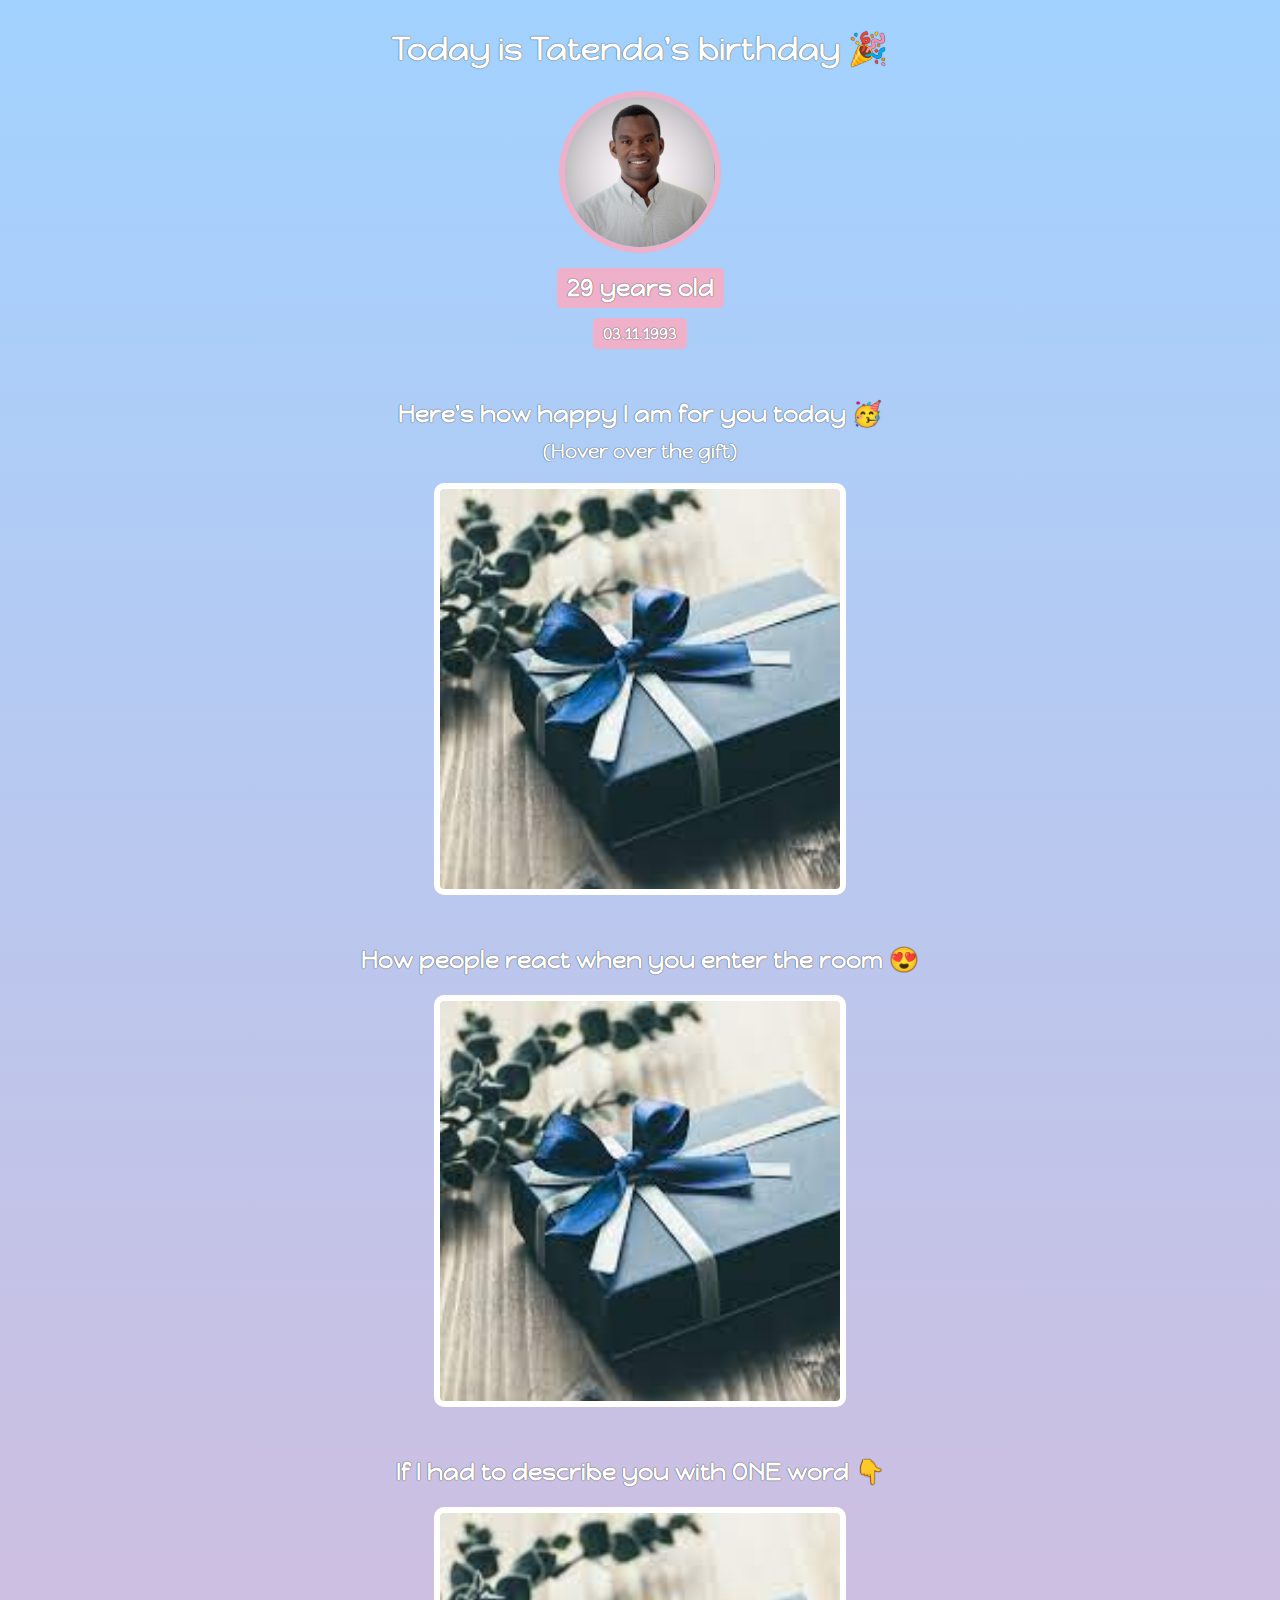
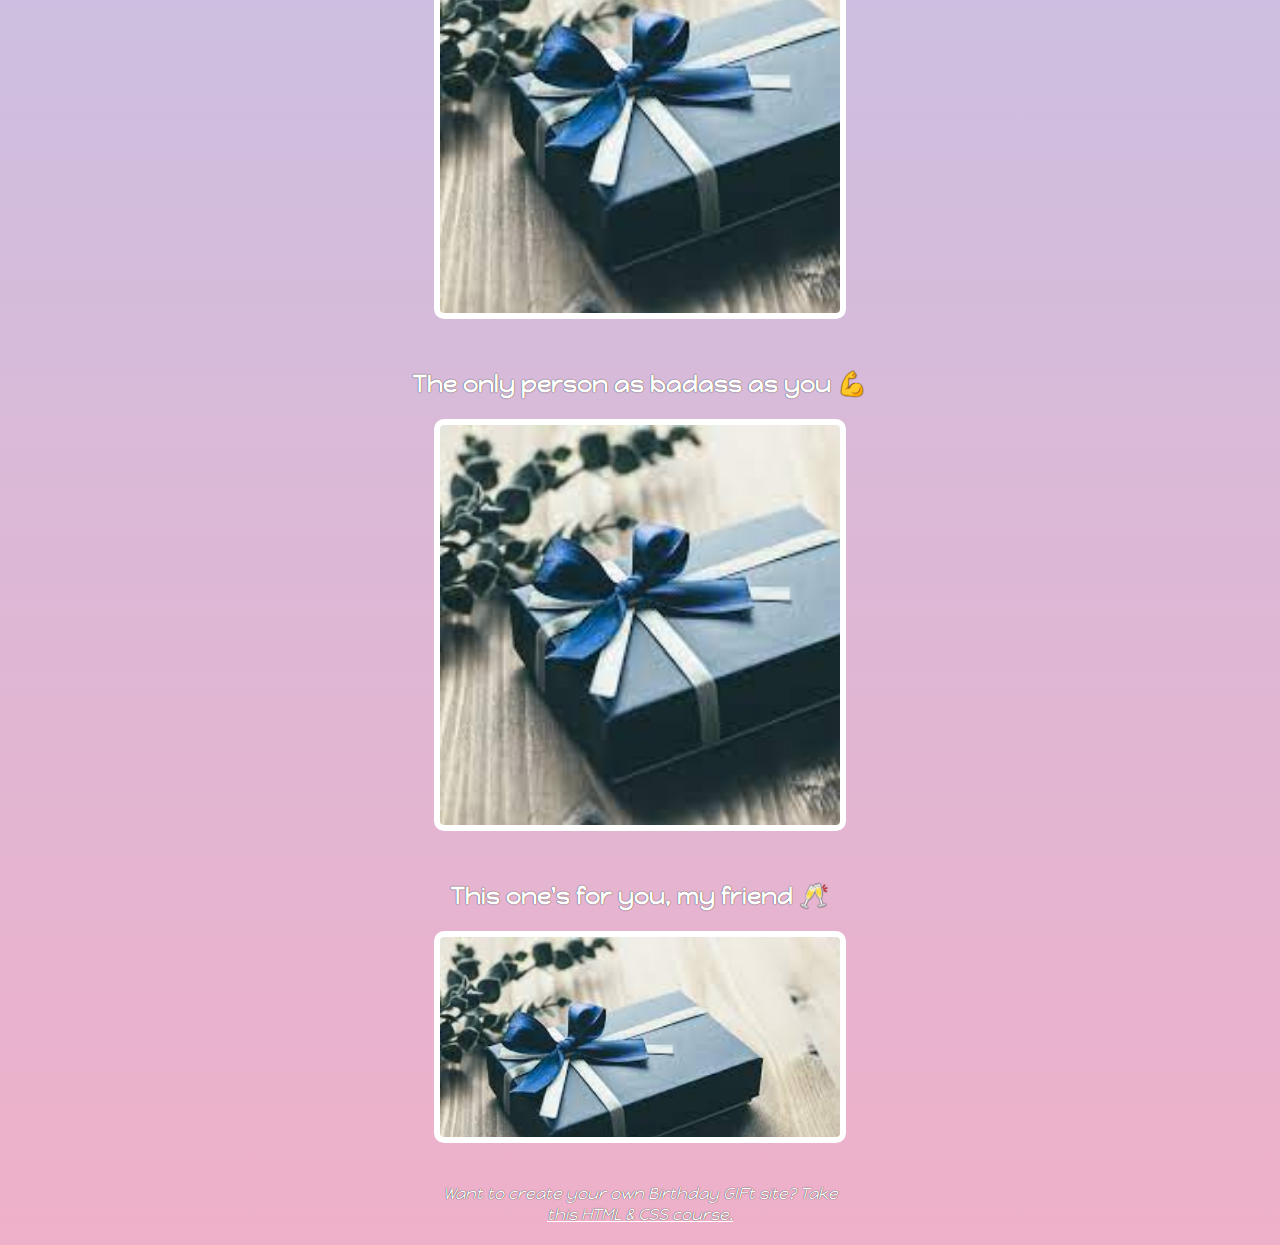
<file: birthday_gift_site/index.html>
<!DOCTYPE html>
<html>
    <head>
        <link rel="preconnect" href="https://fonts.googleapis.com">
        <link rel="preconnect" href="https://fonts.gstatic.com" crossorigin>
        <link href="https://fonts.googleapis.com/css2?family=Happy+Monkey&display=swap" rel="stylesheet">
        <link rel="stylesheet" href="styles.css">
    </head>
    <body>
        <div id="header">
            <h1>Today is Tatenda's birthday 🎉</h1>
            <img id="bff-img" src="images/tatenda.jpeg">
            <h2 id="bday-age">29 years old</h2>
            <h4 id="bday-date">03.11.1993</h4>
        </div>
        
        <div class="gift-section">
            <h2 class="gift-title">Here's how happy I am for you today 🥳</h2>
            <h3 class="gift-hint">(Hover over the gift)</h3>
            <div class="gift-img" id="gift-img-happy"></div>
        </div>
        
        <div class="gift-section">
            <h2 class="gift-title">How people react when you enter the room 😍</h2>
            <div class="gift-img" id="gift-img-hot"></div>
        </div>
        
        <div class="gift-section">
            <h2 class="gift-title">If I had to describe you with ONE word 👇</h2>
            <div class="gift-img" id="gift-img-genius"></div>
        </div>
        
        <div class="gift-section">
            <h2 class="gift-title">The only person as badass as you 💪</h2>
            <div class="gift-img" id="gift-img-badass"></div>
        </div>
        
         <div class="gift-section">
            <h2 class="gift-title">This one's for you, my friend 🥂</h2>
            <div class="gift-img" id="gift-img-cheers"></div>
        </div>
        
        <!-- Add the footer here. -->
        <p id="footer">Want to create your own Birthday GIFt site? Take <a href="https://scrimba.com/learn/htmlandcss" target="_blank">this HTML & CSS course.</a></p>
        
    </body>
</html>
</file>
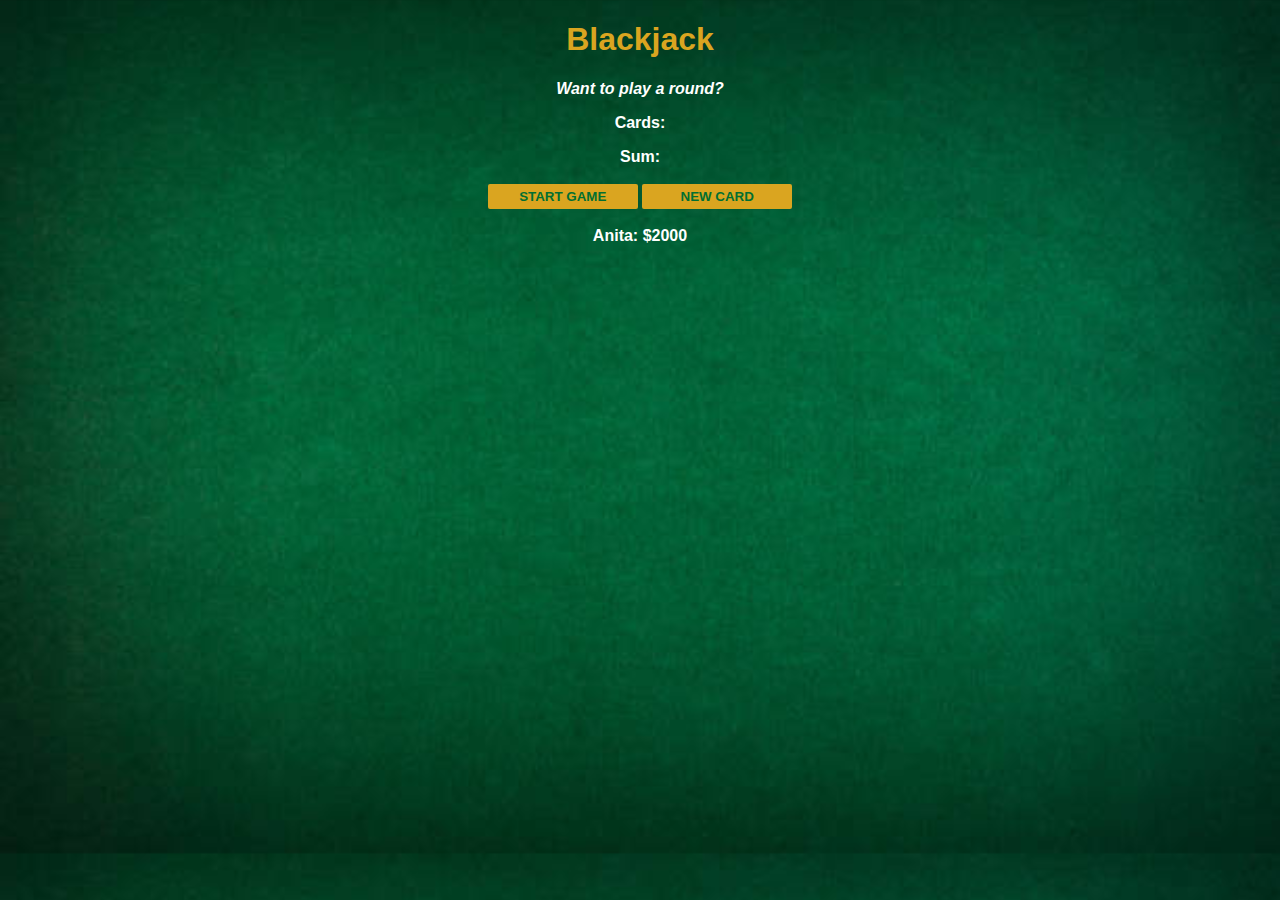
<file: black_jack_game/index.html>
<!DOCTYPE html>
<html>
    <head>
        <link rel="stylesheet" href="index.css">
    </head>
    <body>
        <h1>Blackjack</h1>
        <p id="message-el">Want to play a round?</p>
        <p id="cards-el">Cards:</p>
        <p id="sum-el">Sum:</p>
        <button onclick="startGame()">START GAME</button>
        <button onclick="newCard()">NEW CARD</button>
        <p id="player-el"></p>
        <script src="index.js"></script>
    </body>
</html>
</file>
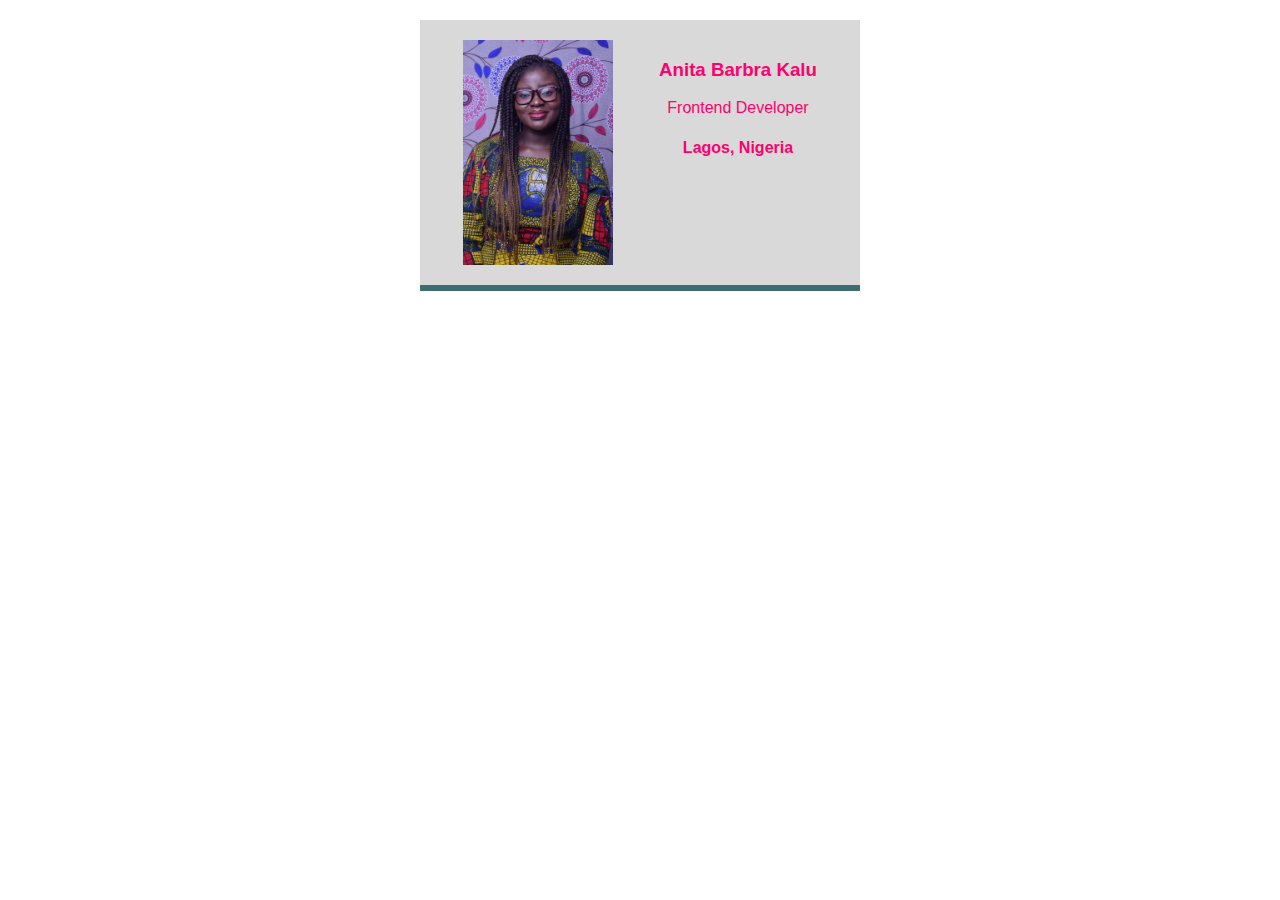
<file: business_card/index.html>
<!DOCTYPE html>
<html>
    <head>
        <link rel="stylesheet" href="styles.css" />
    </head>
    <body>
        <div class="card">
            <img class="avatar" src="images/Anita_professional picturejpeg.jpeg" alt="Anita in a Colorful background">
            <div >
                <h3>Anita Barbra Kalu</h3>
                <p>Frontend Developer</p>
                <h4>Lagos, Nigeria </h4>
            </div>
        </div>
    </body>
</html>
</file>
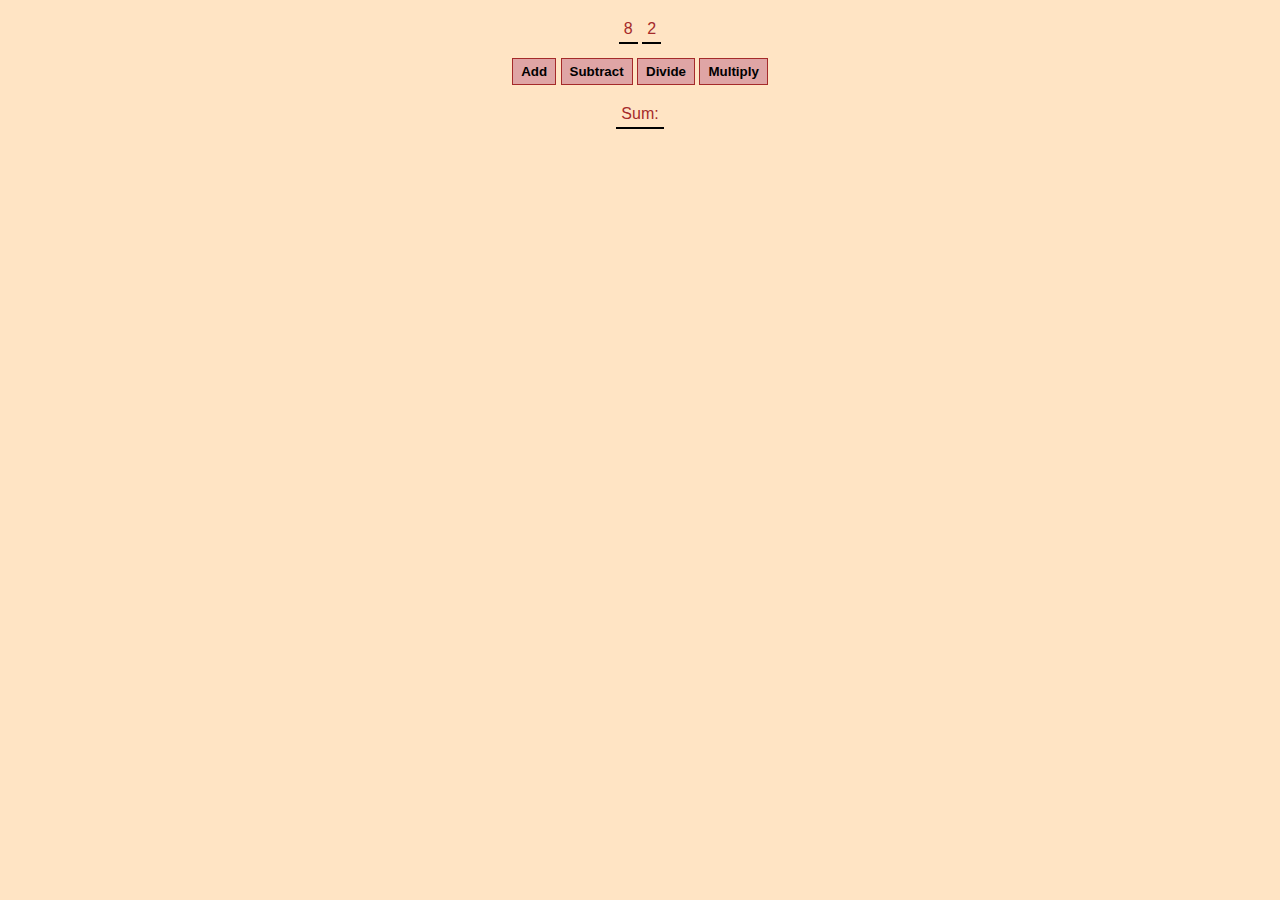
<file: calculator_challenge/index.html>
<!DOCTYPE html>
<html>
    <head>
        <link rel="stylesheet" href="index.css">
    </head>
    <body>
        <span id="num1-el"></span>
        <span id="num2-el"></span>
        <br>
        <button onclick="add()">Add</button>
        <button onclick="subtract()">Subtract</button>
        <button onclick="divide()">Divide</button>
        <button onclick="multiply()">Multiply</button>
        <br>
        <span id="sum-el">Sum: </span>
        <script src="index.js"></script>
    </body>
</html>
</file>
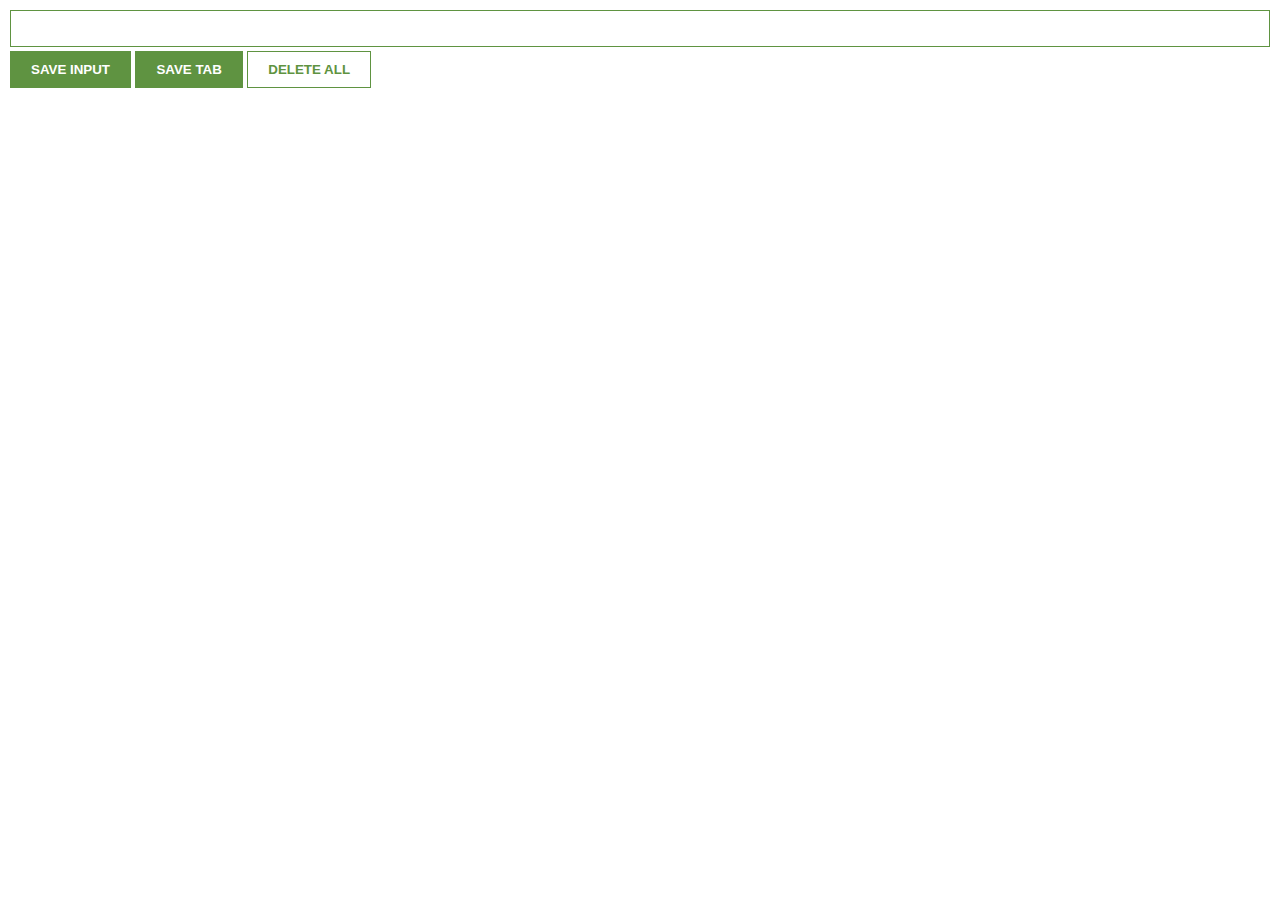
<file: chrome_extension/index.html>
<!DOCTYPE html>
<html>
    <head>
        <link rel="stylesheet" href="index.css">
    </head>
    <body>
        <input type="text" id="input-el">
        <button id="input-btn">SAVE INPUT</button>
        <button id="tab-btn">SAVE TAB</button>
        <button id="delete-btn">DELETE ALL</button>
        <ul id="ul-el">
        </ul>
        <script src="index.js"></script>
    </body>
</html>
</file>
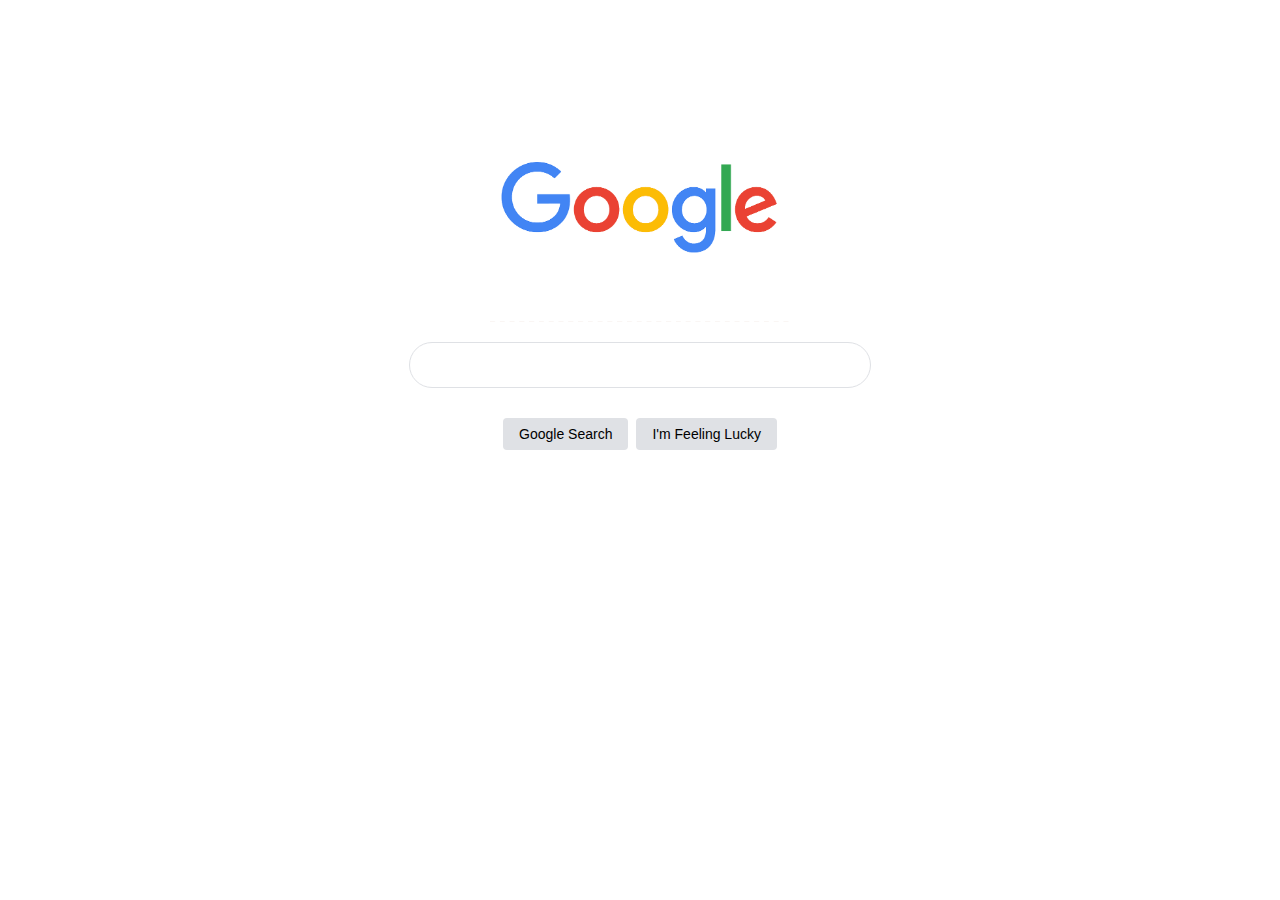
<file: google_clone/index.html>
<!DOCTYPE html> 
<html>
    <head>
        <link rel="stylesheet" href="styles.css" />
    </head>
    <body>
        <div class="main">
            <img class="logo-img" src="google.png" />
            <input class="search-input" type="text" />
            <div class="btn-wrapper">
                <button class="btn">Google Search</button>
                <button class="btn">I'm Feeling Lucky</button>
            </div>
        </div>
    </body>
</html>
</file>
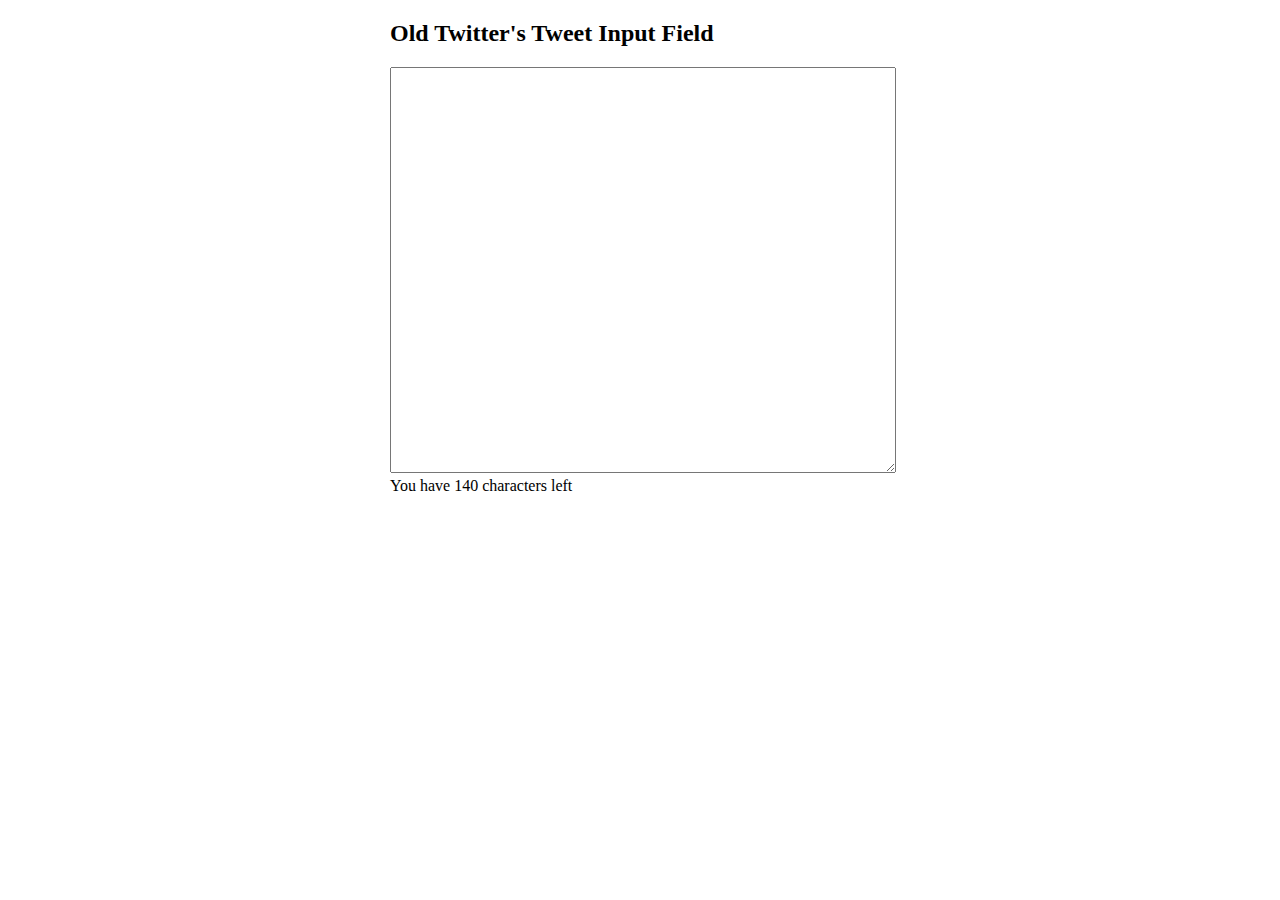
<file: js_twitter/index.html>
<!DOCTYPE html>
<html lang="en">


<head>
    <meta charset="UTF-8">
    <meta http-equiv="X-UA-Compatible" content="IE=edge">
    <meta name="viewport" content="width=device-width, initial-scale=1.0">
    <title>Document</title>
    <style>
        main {
            max-width: 500px;
            margin: auto;
        }


        textarea {
            width: 100%;
            height: 400px;
        }
    </style>

    
</head>


<body>


    <main>
        <h2>Old Twitter's Tweet Input Field </h2>
        <textarea id="textArea"></textarea>
        <div id="output">You have 140 characters left</div>

        
    </main>
    <script src="script.js"></script>
    
</body>


</html>
</file>
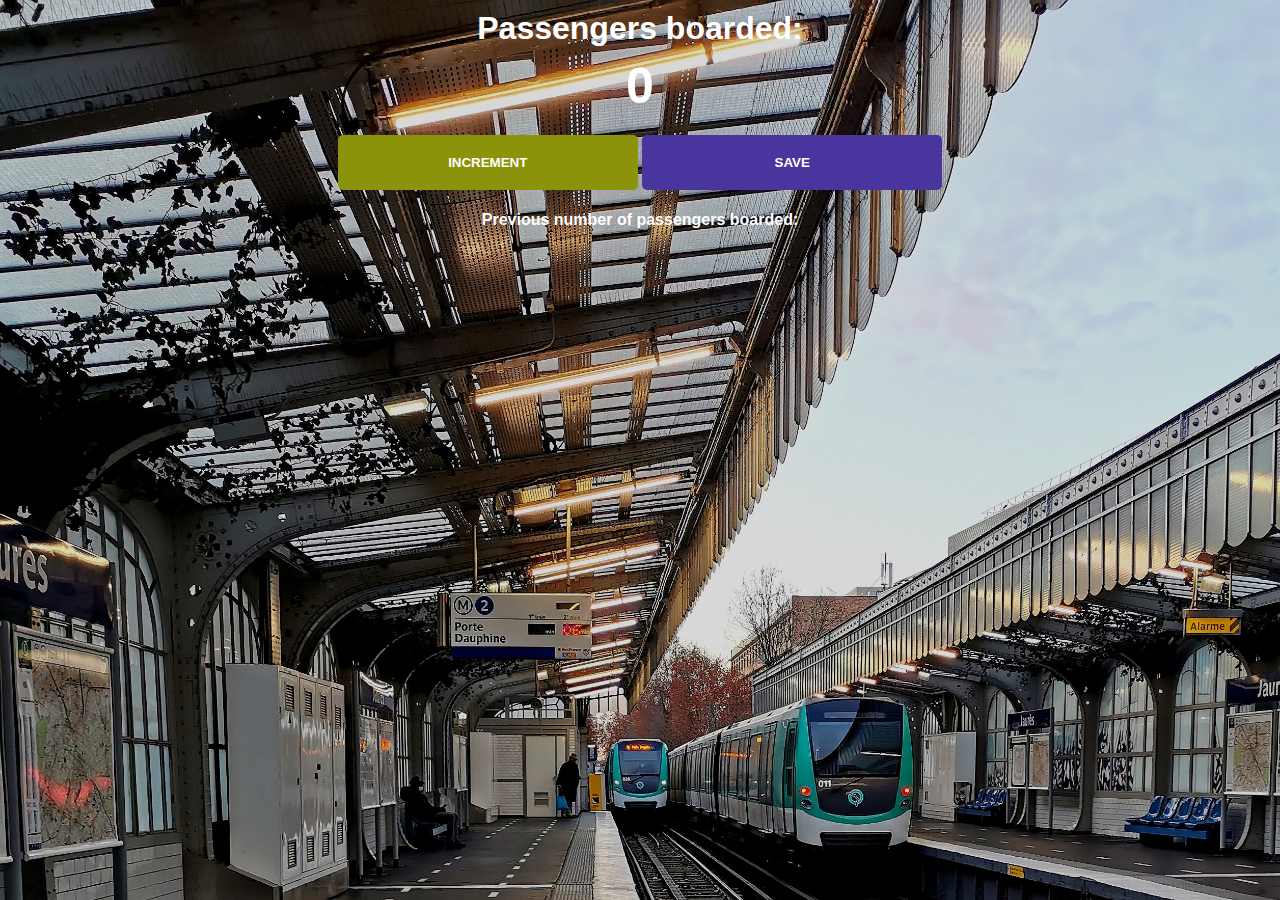
<file: passenger_counter/index.html>
<!DOCTYPE html>
<html>
    <head>
        <link rel="stylesheet" href="index.css">
    </head>
    <body>
        <h1>Passengers boarded:</h1>
        <h2 id="count-el">0</h2>
        <button id="increment-btn" onclick="increment()">INCREMENT</button>
        <button id="save-btn" onclick="save()">SAVE</button>
        <p id="save-el">Previous number of passengers boarded: </p>
        <script src="index.js">
            nnerText
        </script>
    </body>
</html>
</file>
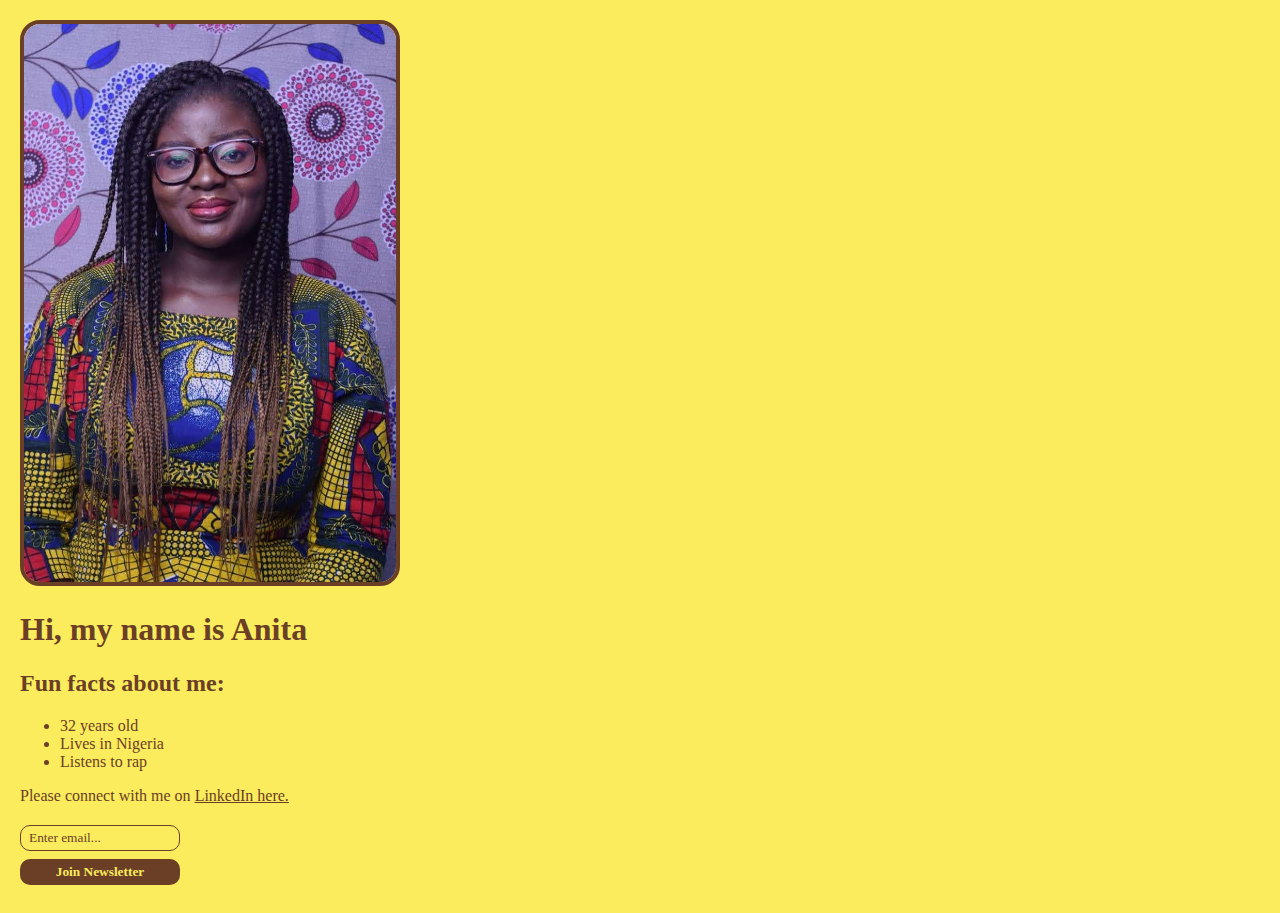
<file: scrimba/index.html>
<!DOCTYPE html>
<!DOCTYPE html>
<html lang="en">
<head>
    <meta charset="UTF-8">
    <meta http-equiv="X-UA-Compatible" content="IE=edge">
    <meta name="viewport" content="width=device-width, initial-scale=1.0">
    <title>Document</title>
    <link rel="stylesheet" href="styles.css">
    <script src="index.js"></script>
</head>
<body>
    <img src="Anita_professional picturejpeg.jpeg">
        <h1>Hi, my name is Anita</h1>
        <h2>Fun facts about me:</h2>
        <ul>
            <li>32 years old</li>
            <li>Lives in Nigeria</li>
            <li>Listens to rap</li>
        </ul>
        <p>Please connect with me on <a href="https://www.linkedin.com/in/anita-k-46465415a/" taget="_blank">LinkedIn here.</a></p>
        <input type="text" placeholder="Enter email...">
        <button>Join Newsletter</button>
</body>
</html>
</file>
<file: birthday_gift_site/styles.css>
/*
Challenge:
Change the site's background into a gradient that goes
from blue at the top to pink at the bottom.
*/

body {
    text-align: center;
    font-family: 'Happy Monkey', cursive;
    background: linear-gradient(#a2d2ff, #EFB0C9);
    color: #ffffff;
}

h1, h2, h3, h4, p {
    text-shadow: 0 0 1px black;
}

#bff-img {
    width: 150px;
    border-radius: 50%;
    border: 6px solid #EFB0C9;
    margin-bottom: 10px;
}

#bday-age {
    background: #EFB0C9;
    padding: 5px 10px;
    border-radius: 5px;
    margin: 5px 0 10px 0;
}

#bday-date {
    margin: 0;
    background: #EFB0C9;
    padding: 5px 10px;
    border-radius: 5px;
}

#header {
    display: flex;
    flex-direction: column;
    align-items: center;
}

.gift-section {
    margin-top: 50px;
}

.gift-title {
    margin-bottom: 10px;
}

.gift-hint {
    margin-top: 0;
}

#gift-img-cheers {
    height: 200px;
}

.gift-img {
    margin: 20px auto;
    max-width: 400px;
    height: 400px;
    border: 6px solid white;
    border-radius: 10px;
    background-image: url("images/gift-cover.jpeg");
    background-size: cover;
}

#gift-img-happy:hover {
    background-image: url("images/happy.webp");
}

#gift-img-hot:hover {
    background-image: url("images/hot.webp");
}

#gift-img-genius:hover {
    background-image: url("images/genius.webp");
}

#gift-img-badass:hover {
    background-image: url("images/badass.webp");
}

#gift-img-cheers:hover {
    background-image: url("images/cheers.webp");
}

#footer {
    font-style: italic;
    width: 400px;
    margin: 40px auto 20px;
}

a {
    color: white;
}

/* 
Add the footer paragraph according to the design. 
Configure the anchor tag to open the link in a new tab.
Forgotten how to do it? Google it! 

Link: 
https://scrimba.com/learn/htmlandcss

Text:
Want to create your own Birthday GIFt site? Take this HTML & CSS course.
*/
</file>
<file: black_jack_game/index.css>
body {
    font-family: 'Trebuchet MS', 'Lucida Sans Unicode', 'Lucida Grande', Arial, sans-serif;
    background-image: url("images/table.jpeg");
    background-size: cover;
    font-weight: bold;
    color: white;
    text-align: center;
}

h1 {
    color: goldenrod;
}

#message-el {
    font-style: italic;
}

button {
    color: #016f32;
    width: 150px;
    background: goldenrod;
    padding-top: 5px;
    padding-bottom: 5px;
    font-weight: bold;
    border: none;
    border-radius: 2px;
    margin-bottom: 2px;
    margin-top: 2px;
}
</file>
<file: business_card/styles.css>
body {
    margin: 20px;
    font-family: Verdana, Geneva, Tahoma, sans-serif;
}

.avatar {
    width: 150px;
}

.card {
    width: 400px;
    margin: 0 auto;
    padding: 20px;
    display: flex;
    justify-content: space-around;
    text-align: center;
    background: #d9d9d9;
    color: #ff006e;
    border-bottom: 6px solid #3c6e71;
}

.border-blue {    
    border: 1px dotted blue;
}
</file>
<file: calculator_challenge/index.css>
body {
    font-family: Arial, Helvetica, sans-serif;
    padding: 20px 0;
    margin: 0;
    text-align: center;
    background-color: bisque;
    color: brown;
}

span {
    border-bottom: 2px solid black;
    padding: 5px;
}

button {
    margin: 20px 0;
    background: rgb(223, 165, 165);
    color: black;
    border: 1px solid brown;
    font-weight: bold;
    cursor: pointer;
    padding: 5px 8px;
}
</file>
<file: chrome_extension/index.css>
body {
    margin: 0;
    padding: 10px;
    font-family: Arial, Helvetica, sans-serif;
    min-width: 400px;
}

input {
    width: 100%;
    padding: 10px;
    box-sizing: border-box;
    border: 1px solid #5f9341;
    margin-bottom: 4px;
}

button {
    background: #5f9341;
    color: white;
    padding: 10px 20px;
    border: 1px solid #5f9341;
    font-weight: bold;
}

#delete-btn {
    background: white;
    color: #5f9341;
}

ul {
    margin-top: 20px;
    list-style: none;
    padding-left: 0;
}

li {
    margin-top: 5px;
}

a {
    color: #5f9341;
}
</file>
<file: google_clone/styles.css>
.main {
    margin-top: 100px; 
       
}

.logo-img {
    display: block;
    width: 300px;
    margin-bottom: 20px;
    margin-left: auto;
    margin-right: auto;
}

.search-input {
    display: block;
    width: 400px;
    margin-left: auto;
    margin-right: auto;
    line-height: 24px;
    padding-top: 10px;
    padding-bottom: 10px;
    padding-left: 30px;
    padding-right: 30px;
    border: 1px solid #dfe1e5;
    border-radius: 24px;
}

.btn-wrapper {
    display: flex;
    justify-content: center;
}

.btn {
    margin-left: 4px;
    margin-right: 4px;
    margin-top: 30px;
    background: #dfe1e5;
    border: none;
    padding-top: 8px;
    padding-bottom: 8px;
    padding-left: 16px;
    padding-right: 16px;
    border-radius: 4px;
    font-size: 14px;
}
</file>
<file: passenger_counter/index.css>
body {
    background-image: url("station.jpg");
    background-size: cover;
    font-family: -apple-system, BlinkMacSystemFont, 'Segoe UI', Roboto, Oxygen, Ubuntu, Cantarell, 'Open Sans', 'Helvetica Neue', sans-serif;
    font-weight: bold;
    text-align: center;
}


h1 {
    margin-top: 10px;
    margin-bottom: 10px;
    color: white;
}

h2 {
    font-size: 50px;
    margin-top: 0;
    margin-bottom: 20px;
}

button {
    border: none;
    padding-top: 20px;
    padding-bottom: 20px;
    color: white;
    font-weight: bold;
    width: 300px;
    margin-bottom: 5px;
    border-radius: 5px;
}

#increment-btn {
    background: rgb(138, 147, 10);
}

#save-btn {
    background: rgb(74, 53, 159);
}

#save-el {
    color: white;
}

#count-el {
    color: white;
}
</file>
<file: scrimba/styles.css>
:root {
    --superhero: 'Bangers', cursive;
    --fantasy: 'MedievalSharp', cursive;
    --space: 'Orbitron', sans-serif;
    --military: 'Black Ops One', cursive;
    --romantic: 'La Belle Aurore', cursive;
    --scary: 'Creepster', cursive;
    --cowboy: 'Rye', cursive;
    --regular: sans-serif;
    --fantasy: 'MedievalSharp', cursive;
    --font: var(--regular);
    --sharp: 0;
    --soft: 10px;
    --round: 100px;
    
    --image: var(--soft);
    
    --background: #f5f5f5;
    --text: #222222;
    
    --light: var(--background);
    --dark: var(--text);
}


body, html {
    margin: 0;
    padding: 10px;
    background: var(--background);
    color: var(--text);
    font-family: var(--font);
}

img {
    width: 30%;
    border-radius: calc(var(--image) * 2);
    border: 4px solid var(--text);
}

a {
    color: var(--text);
}

input {
    display: block;
    margin: 20px 0 0;
    width: 160px;
    box-sizing: border-box;
    padding: 4px 8px;
    border-width: 1px; 
    border-style: solid;
    border-color:  var(--text);
    color: var(--text);
    background: none;
    border-radius: var(--image);
    font-family: var(--font);
}

::placeholder {
    color: var(--text);
}

button {
    border-radius: var(--image);
    padding: 5px 10px;
    border: none;
    background: var(--text);
    color: var(--background);
    font-weight: bold;
    box-sizing: border-box;
    display: block;
    margin: 8px 0;
    cursor: pointer;
    font-family: var(--font);
    width: 160px;
}
</file>
